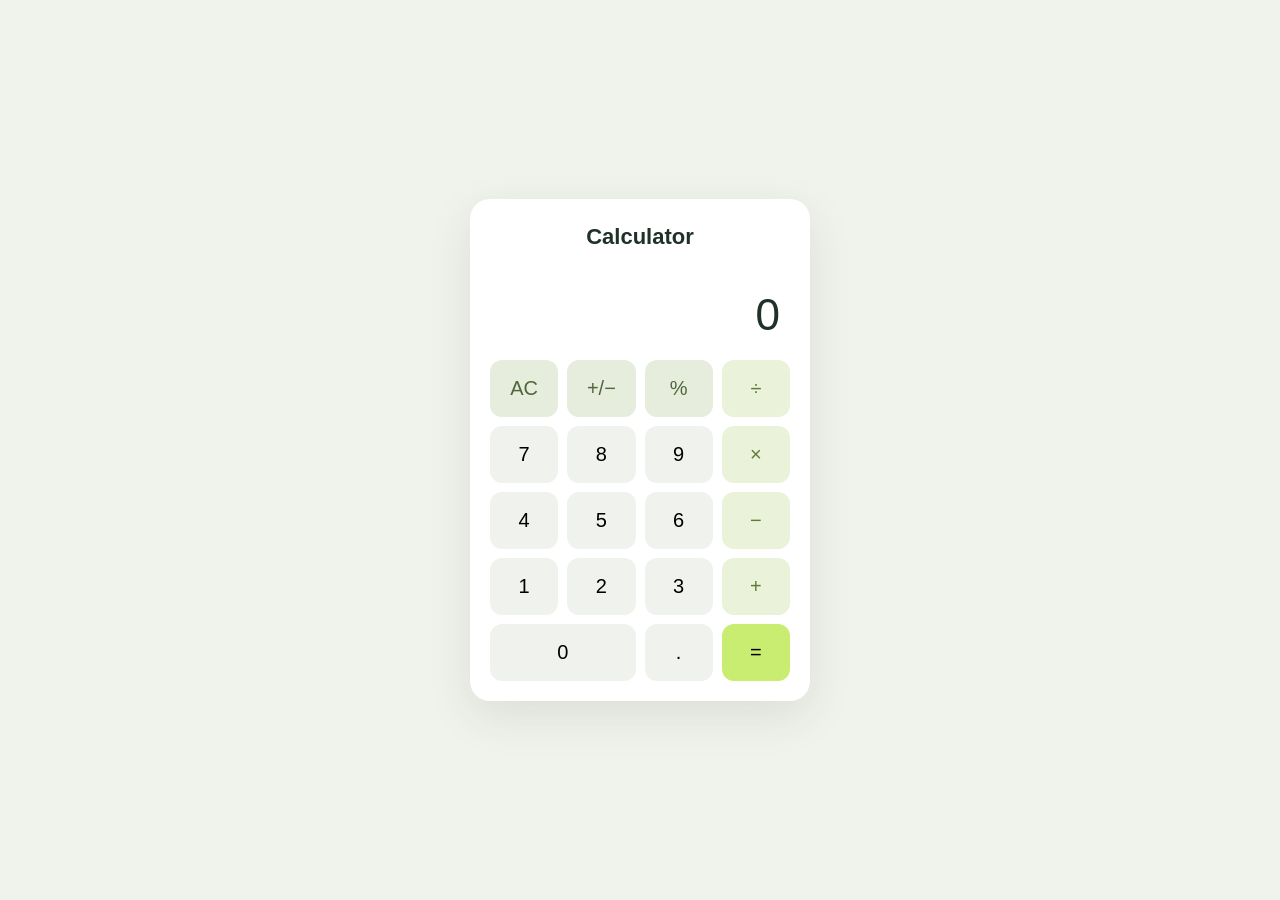
<file: task-2/index.html>
<!DOCTYPE html>
<html lang="en">
<head>
<meta charset="UTF-8">
<meta name="viewport" content="width=device-width, initial-scale=1.0">
<title>My Calculator</title>
<link rel="stylesheet" href="style.css">
</head>
<body>
<main class="calculator"><h1>Calculator</h1><div id="display" class="display" aria-live="polite">0</div><div class="keys">
<button data-action="clear" class="utility">AC</button><button data-action="sign" class="utility">+/−</button><button data-action="percent" class="utility">%</button><button data-op="/" class="operator">÷</button>
<button data-num="7">7</button><button data-num="8">8</button><button data-num="9">9</button><button data-op="*" class="operator">×</button>
<button data-num="4">4</button><button data-num="5">5</button><button data-num="6">6</button><button data-op="-" class="operator">−</button>
<button data-num="1">1</button><button data-num="2">2</button><button data-num="3">3</button><button data-op="+" class="operator">+</button>
<button data-num="0" class="zero">0</button><button data-action="decimal">.</button><button data-action="equals" class="equals">=</button>
</div></main>
<script src="script.js"></script>
</body>
</html>
</file>
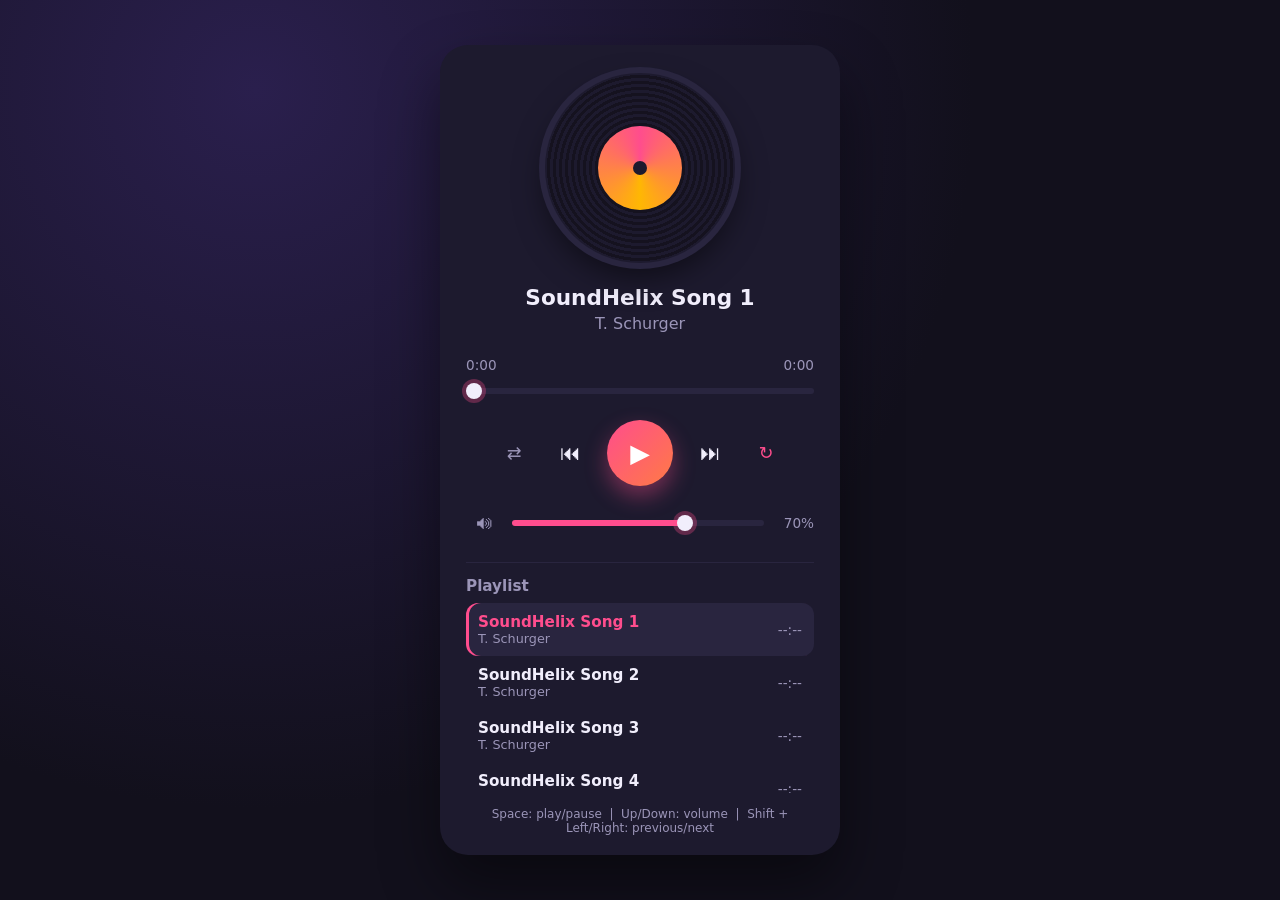
<file: task-3/index.html>
<!DOCTYPE html>
<html lang="en">
<head>
  <meta charset="UTF-8">
  <meta name="viewport" content="width=device-width, initial-scale=1">
  <title>Music Player</title>
  <link rel="stylesheet" href="style.css">
</head>
<body>
  <main class="player" aria-label="Music player">

    <section class="now">
      <div class="disc" id="disc" aria-hidden="true"><div class="hole"></div></div>
      <h1 id="title">Song title</h1>
      <p id="artist" class="artist">Artist</p>
    </section>

    <section class="progress-area">
      <div class="times"><span id="current">0:00</span><span id="duration">0:00</span></div>
      <input type="range" id="progress" min="0" max="100" value="0" step="0.1" aria-label="Seek">
    </section>

    <section class="controls">
      <button id="shuffle" class="icon-btn small" aria-label="Shuffle" aria-pressed="false" title="Shuffle">&#8644;</button>
      <button id="prev" class="icon-btn" aria-label="Previous song" title="Previous">&#9198;&#xFE0E;</button>
      <button id="play" class="play-btn" aria-label="Play" title="Play / Pause (Space)">&#9654;&#xFE0E;</button>
      <button id="next" class="icon-btn" aria-label="Next song" title="Next">&#9197;&#xFE0E;</button>
      <button id="repeat" class="icon-btn small" aria-label="Repeat playlist" aria-pressed="true" title="Autoplay next song">&#8635;</button>
    </section>

    <section class="volume">
      <button id="mute" class="icon-btn small" aria-label="Mute" title="Mute">&#128266;&#xFE0E;</button>
      <input type="range" id="volume" min="0" max="1" step="0.01" value="0.7" aria-label="Volume">
      <span id="volLabel">70%</span>
    </section>

    <section class="playlist">
      <h2>Playlist</h2>
      <ul id="playlist"></ul>
    </section>

    <p class="hint">Space: play/pause &nbsp;|&nbsp; Up/Down: volume &nbsp;|&nbsp; Shift + Left/Right: previous/next</p>
    <audio id="audio" preload="metadata"></audio>
  </main>

  <script src="script.js"></script>
</body>
</html>
</file>
<file: task-2/style.css>
* { box-sizing: border-box; }
body { margin: 0; min-height: 100vh; display: grid; place-items: center; background: #f0f3ec; font-family: Arial, sans-serif; color: #203128; padding: 20px; }
.calculator { width: min(100%, 340px); background: white; padding: 20px; border-radius: 20px; box-shadow: 0 15px 45px #1b30201a; }
h1 { font-size: 22px; text-align: center; margin: 5px 0 20px; }
.display { height: 90px; display: flex; justify-content: flex-end; align-items: center; padding: 10px; font-size: clamp(30px, 8vw, 44px); overflow: hidden; white-space: nowrap; }
.keys { display: grid; grid-template-columns: repeat(4, 1fr); gap: 9px; }
button { border: 0; border-radius: 12px; height: 57px; background: #f0f3ed; font-size: 20px; cursor: pointer; transition: background .2s, transform .1s; }
button:hover { background: #e0e8d8; }
button:active { transform: scale(.96); }
.utility { background: #e6eddd; color: #50663b; }
.operator { background: #eaf2d9; color: #607d37; }
.zero { grid-column: span 2; }
.equals { background: #c9ed70; }
@media(max-width: 380px) { .calculator { padding: 14px; } .keys { gap: 6px; } button { height: 52px; } }
</file>
<file: task-3/style.css>
:root {
  --bg: #12101c;
  --panel: #1d1a2e;
  --panel-2: #29253f;
  --text: #f1eefc;
  --muted: #9b95b8;
  --accent: #ff4d8d;
  --accent-2: #ffb703;
  --progress: 0%;
  --vol: 70%;
}

* { box-sizing: border-box; margin: 0; padding: 0; }
body {
  min-height: 100vh; display: grid; place-items: center; padding: 20px;
  background: radial-gradient(circle at 20% 10%, #2a1f4d, var(--bg) 55%);
  color: var(--text); font-family: "Segoe UI", system-ui, -apple-system, sans-serif;
}
button { font: inherit; color: inherit; cursor: pointer; border: 0; background: none; }
:focus-visible { outline: 3px solid var(--accent-2); outline-offset: 3px; }

.player {
  width: 100%; max-width: 400px; background: var(--panel); border-radius: 28px;
  padding: 28px 26px 20px; box-shadow: 0 30px 60px rgba(0,0,0,.45);
}

/* Now playing */
.now { text-align: center; }
.disc {
  width: 190px; height: 190px; margin: 0 auto 22px; border-radius: 50%; position: relative;
  background:
    repeating-radial-gradient(circle, #15121f 0 3px, #1d1a2e 3px 6px),
    #15121f;
  box-shadow: 0 0 0 6px var(--panel-2), 0 14px 30px rgba(0,0,0,.5);
  animation: spin 7s linear infinite; animation-play-state: paused;
}
.disc::before {
  content: ""; position: absolute; inset: 50% auto auto 50%; width: 84px; height: 84px; border-radius: 50%;
  transform: translate(-50%, -50%);
  background: conic-gradient(var(--accent), var(--accent-2), var(--accent));
}
.hole { position: absolute; left: 50%; top: 50%; width: 14px; height: 14px; border-radius: 50%; background: var(--panel); transform: translate(-50%, -50%); z-index: 1; }
.disc.playing { animation-play-state: running; }
@keyframes spin { to { transform: rotate(360deg); } }

h1 { font-size: 1.35rem; font-weight: 700; }
.artist { color: var(--muted); margin-top: 4px; }

/* Progress */
.progress-area { margin-top: 24px; }
.times { display: flex; justify-content: space-between; color: var(--muted); font-size: .85rem; margin-bottom: 6px; font-variant-numeric: tabular-nums; }

input[type="range"] {
  -webkit-appearance: none; appearance: none; width: 100%; height: 6px; border-radius: 99px; cursor: pointer;
  background: linear-gradient(to right, var(--accent) var(--fill, 0%), var(--panel-2) var(--fill, 0%));
}
input[type="range"]::-webkit-slider-thumb {
  -webkit-appearance: none; width: 16px; height: 16px; border-radius: 50%; background: var(--text);
  box-shadow: 0 0 0 4px rgba(255,77,141,.3); transition: transform .15s;
}
input[type="range"]::-moz-range-thumb { width: 16px; height: 16px; border: 0; border-radius: 50%; background: var(--text); }
input[type="range"]:hover::-webkit-slider-thumb { transform: scale(1.25); }

/* Controls */
.controls { display: flex; align-items: center; justify-content: center; gap: 14px; margin-top: 22px; }
.icon-btn {
  width: 46px; height: 46px; border-radius: 50%; font-size: 1.3rem; color: var(--text);
  transition: background .2s, transform .15s, color .2s;
}
.icon-btn:hover { background: var(--panel-2); transform: scale(1.08); }
.icon-btn.small { width: 38px; height: 38px; font-size: 1.1rem; color: var(--muted); }
.icon-btn.small[aria-pressed="true"] { color: var(--accent); }
.play-btn {
  width: 66px; height: 66px; border-radius: 50%; font-size: 1.6rem; color: #fff;
  background: linear-gradient(135deg, var(--accent), #ff7a45);
  box-shadow: 0 10px 22px rgba(255,77,141,.4); transition: transform .15s, box-shadow .2s;
}
.play-btn:hover { transform: scale(1.07); }
.play-btn:active { transform: scale(.95); }

/* Volume */
.volume { display: flex; align-items: center; gap: 8px; margin-top: 18px; }
.volume input { flex: 1; }
#volLabel { width: 42px; text-align: right; color: var(--muted); font-size: .85rem; font-variant-numeric: tabular-nums; }

/* Playlist */
.playlist { margin-top: 20px; border-top: 1px solid var(--panel-2); padding-top: 14px; }
.playlist h2 { font-size: .95rem; color: var(--muted); font-weight: 600; margin-bottom: 8px; }
#playlist { list-style: none; max-height: 190px; overflow-y: auto; }
#playlist li {
  display: flex; justify-content: space-between; align-items: center; gap: 10px;
  padding: 10px 12px; border-radius: 12px; cursor: pointer; transition: background .2s;
}
#playlist li:hover { background: var(--panel-2); }
#playlist li.active { background: var(--panel-2); box-shadow: inset 3px 0 0 var(--accent); }
#playlist .t { font-weight: 600; font-size: .95rem; }
#playlist .a { color: var(--muted); font-size: .8rem; }
#playlist .d { color: var(--muted); font-size: .85rem; font-variant-numeric: tabular-nums; }
#playlist li.active .t { color: var(--accent); }

.hint { text-align: center; color: var(--muted); font-size: .75rem; margin-top: 14px; }

@media (prefers-reduced-motion: reduce) { .disc { animation: none; } }
</file>
